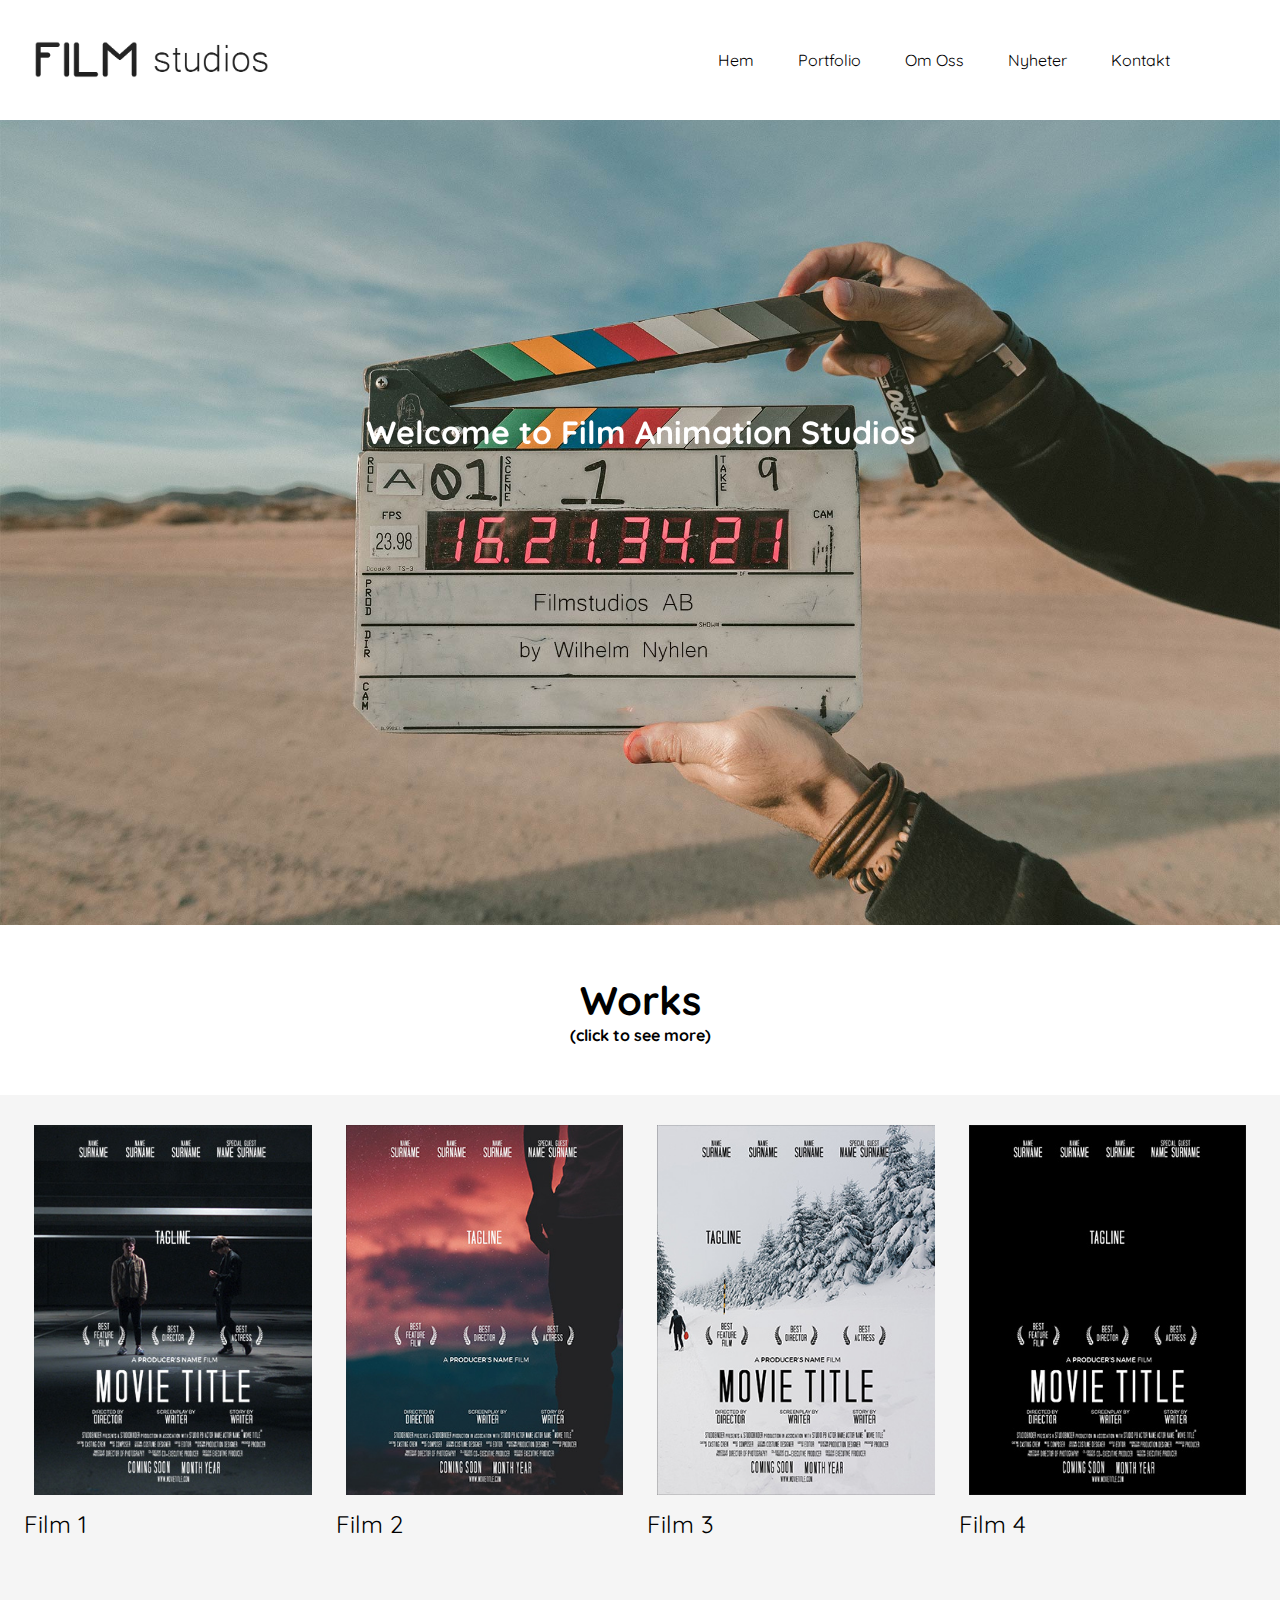
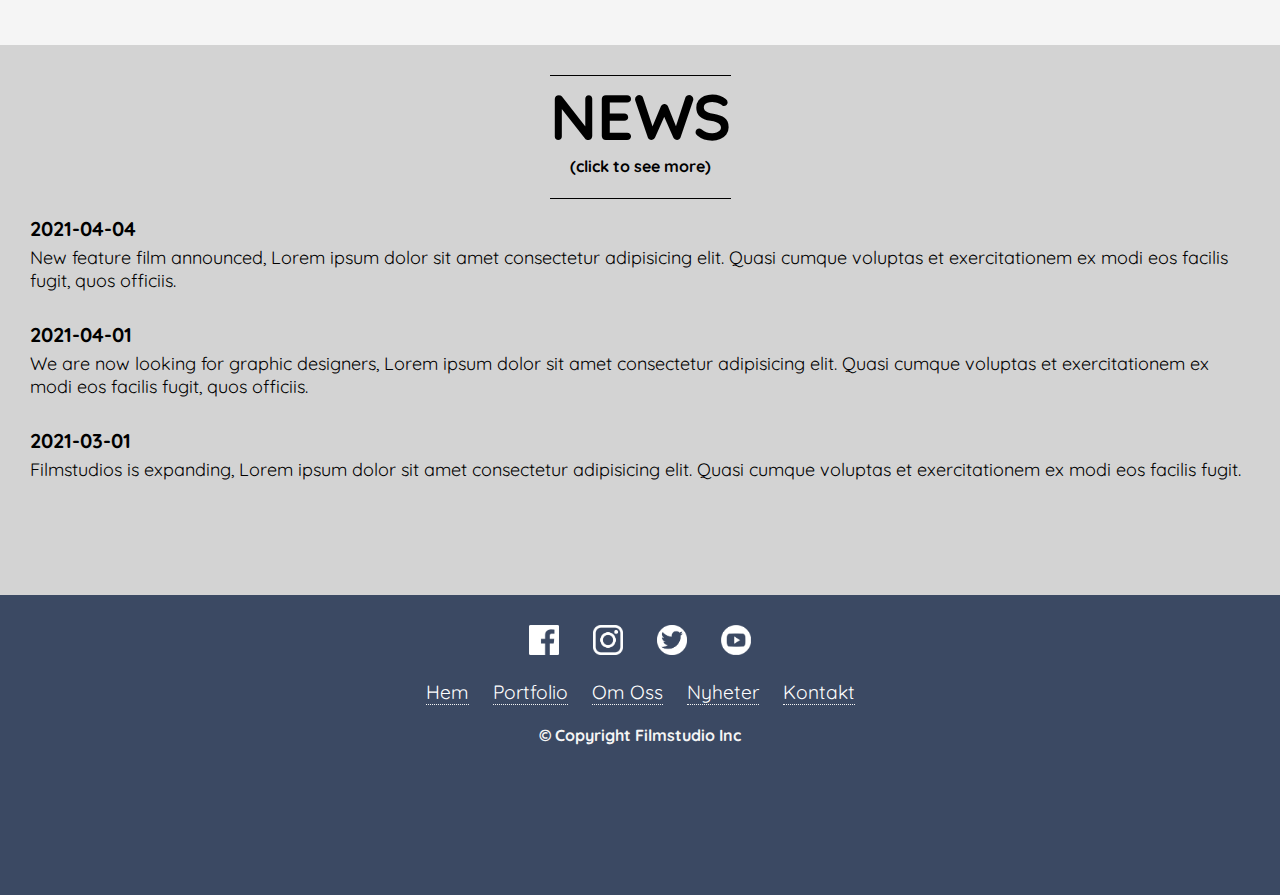
<file: index.html>
<!DOCTYPE html>
<html lang="en">
<head>
    <meta charset="UTF-8">
    <meta name="viewport" content="width=device-width, initial-scale=1.0">
    <link rel="preload" as="image" href="img/welcome3.jpg"/> 
    <link rel="preconnect" href="https://fonts.gstatic.com">
    <link href="https://fonts.googleapis.com/css2?family=Quicksand:wght@300;400&display=swap" rel="stylesheet">
    <link rel="stylesheet" href="css/style.css"/>
    <link href="https://fonts.googleapis.com/icon?family=Material+Icons" rel="stylesheet">
    <title>Filmstudios</title>
</head>
<body>

    <nav class="side-nav">
        <ul class="sidenav_links">
            <li><div><a href="index.html">Hem</a></div></li>
            <li><div><a href="portfolio.html">Portfolio</a></div></li>
            <li><div><a href="about.html">Om oss</a></div></li>
            <li><div><a href="news.html">Nyheter</a></div></li>
            <li><div><a href="contact.html">Kontakt</a></div></li>
        </ul>
    </nav>

    <div class="fade-layer"></div>


    <div id="Homecontainer">

        <header class="mainheader">
            
            <div class="logo-container">
                <a href="index.html"><img src="img/studiologga.png" alt="studiologga" class="logo"></a>
            </div>

            <nav class="wide-nav">
                <ul>
                    <li><a href="index.html">Hem</a></li>
                    <li><a href="portfolio.html">Portfolio</a></li>
                    <li><a href="about.html">Om Oss</a></li>
                    <li><a href="news.html">Nyheter</a></li>
                    <li><a href="contact.html">Kontakt</a></li>
                </ul>
            </nav>
            <div class="menu-button">
                <i class="material-icons">menu</i>
            </div>
        </header>
        <section id="welcome">
            <h1 id="welcometext">Welcome to Film Animation Studios </h1>
        </section>
        <div id="workstitle">
            <h1><a href="portfolio.html">Works</a></h1>
            <h2>(click to see more)</h2>
        </div>
        
        <section id="worksdisplay">
            <figure class="exworksdisplay">
                <a href="index.html"><img src="img/exwork1.jpg" alt="ex film 1"></a>
                <figcaption class="displayworkscaption">Film 1</figcaption>
            </figure>
        
            <figure class="exworksdisplay">
                <a href="index.html"><img src="img/exwork2.jpg" alt="ex film 2"></a>
                <figcaption class="displayworkscaption">Film 2</figcaption>
            </figure>
        
            <figure class="exworksdisplay">
                <a href="index.html"><img src="img/exwork3.jpg" alt="ex film 3"></a>
                <figcaption class="displayworkscaption">Film 3</figcaption>
            </figure>
        
            <figure class="exworksdisplay">
                <a href="index.html"><img src="img/exwork4.jpg" alt="ex film 4"></a>
                <figcaption class="displayworkscaption">Film 4</figcaption>
            </figure>  
        </section>
        <div id="newsdisplay">
            
            <div id="newsdisplaycontainer">
                <h1><a href="news.html">NEWS</a></h1>
                <h2>(click to see more)</h2>
            </div>

            <ol>
                <li>
                    <p class="newstitle">2021-04-04</p>
                    <p class="newssection">New feature film announced, Lorem ipsum dolor sit amet consectetur adipisicing elit. Quasi cumque voluptas et exercitationem ex modi eos facilis fugit, quos officiis.
                </li>
                <li>
                    <p class="newstitle">2021-04-01</p>
                    <p class="newssection">We are now looking for graphic designers, Lorem ipsum dolor sit amet consectetur adipisicing elit. Quasi cumque voluptas et exercitationem ex modi eos facilis fugit, quos officiis.
                </li>
                <li>
                    <p class="newstitle">2021-03-01</p>
                    <p class="newssection">Filmstudios is expanding, Lorem ipsum dolor sit amet consectetur adipisicing elit. Quasi cumque voluptas et exercitationem ex modi eos facilis fugit.
                </li>


            </ol>

        </div>
        <footer class="mainfooter">
            <div class="innerfooter">
                
                <ul class="socialmedia">
                    <li><a href="img/dwaynewide2.jpg"><img src="img/fbicon.png" alt="facebook logga"></a></li>
                    <li><a href="img/dwaynewide2.jpg"><img src="img/insticon.png" alt="instagram logga" ></a></li>
                    <li><a href="img/dwaynewide2.jpg"><img src="img/twicon.png" alt="twitter logga" ></a></li>
                    <li><a href="img/dwaynewide2.jpg"><img src="img/yticon.png" alt="youtube logga"></a></li>
                </ul>
                
                <ul class="footernav">
                    <li><a href="index.html">Hem</a></li>
                    <li><a href="portfolio.html">Portfolio</a></li>
                    <li><a href="about.html">Om Oss</a></li>
                    <li><a href="news.html">Nyheter</a></li>
                    <li><a href="contact.html">Kontakt</a></li>
                </ul>
                <h3> © Copyright Filmstudio Inc</h3>
            </div>
            
        </footer>
    </div>
    
    <script src="js/main.js"></script> 
</body>
</html>
</file>
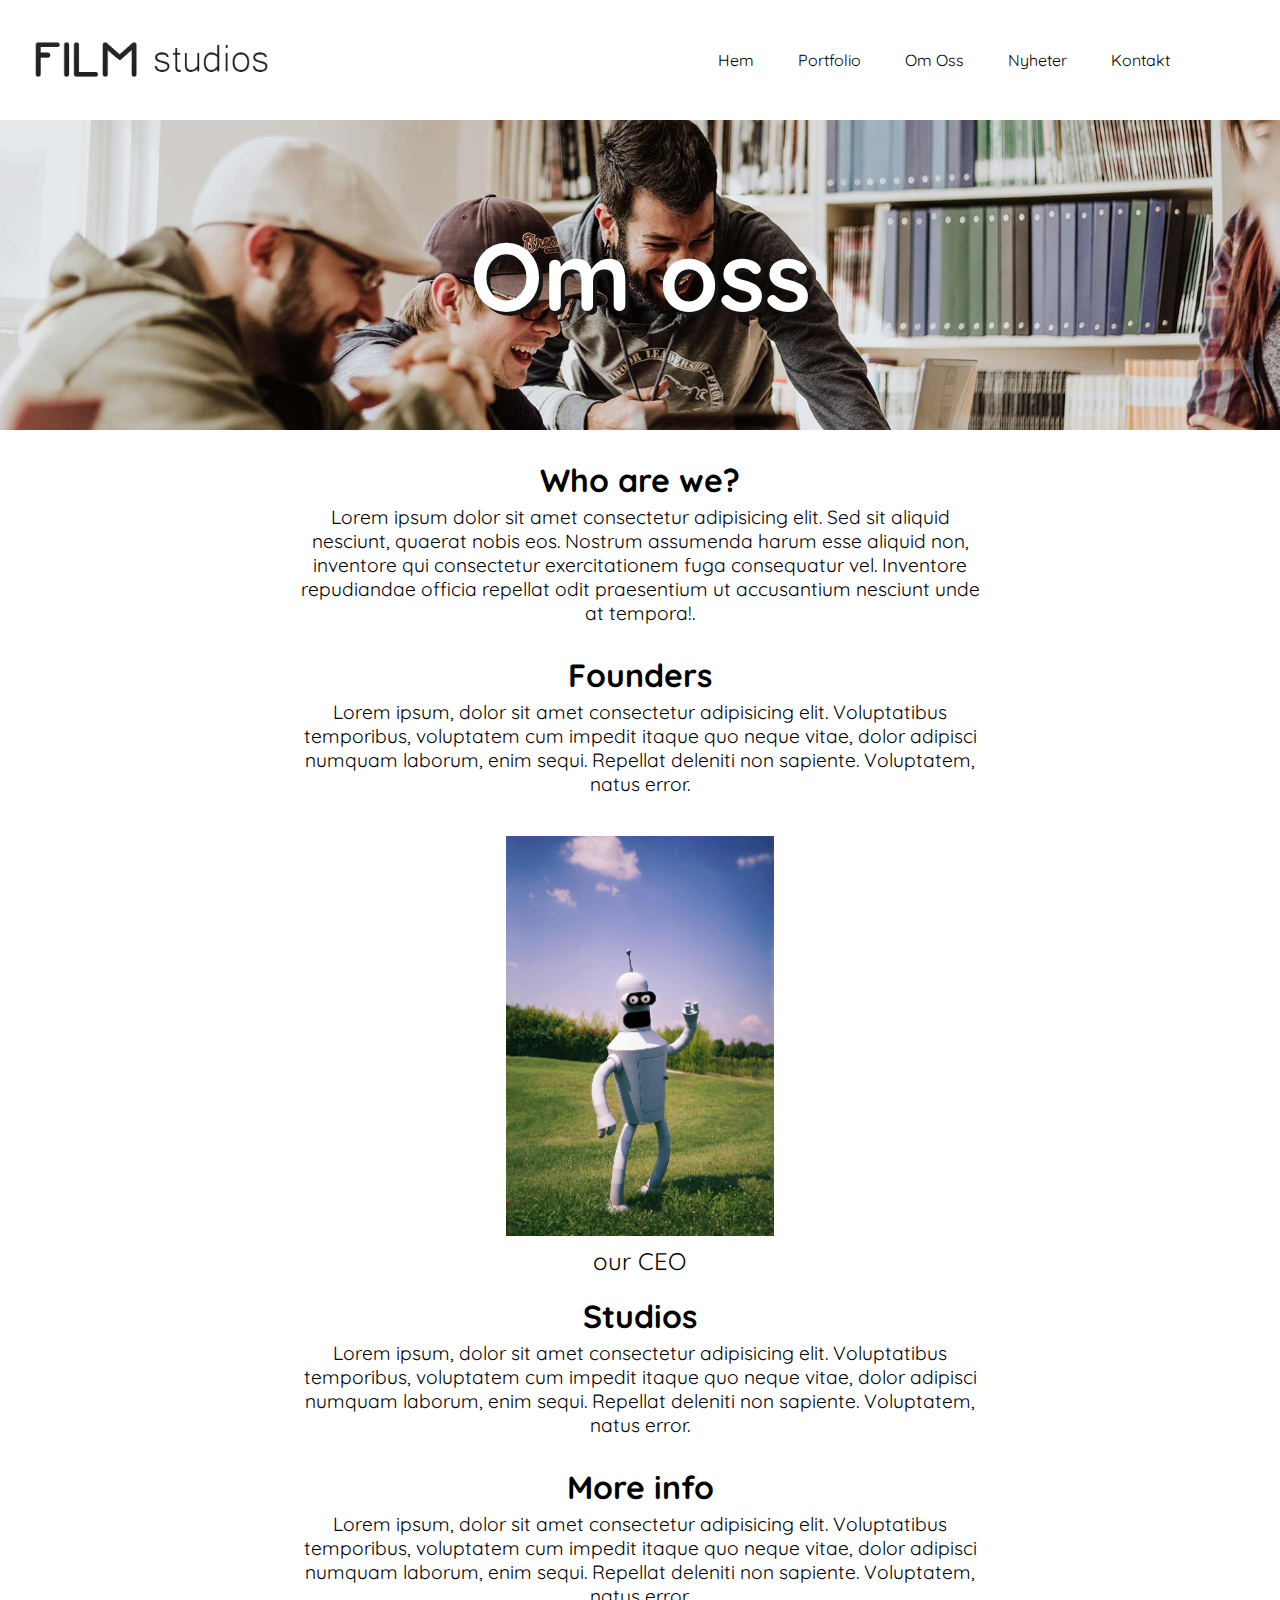
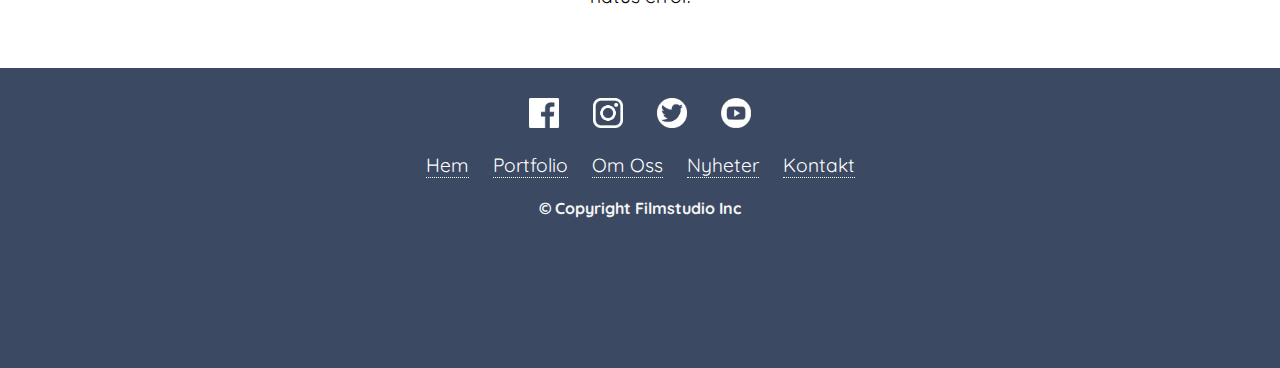
<file: about.html>
<!DOCTYPE html>
<html lang="en">
<head>
    <meta charset="UTF-8">
    <meta name="viewport" content="width=device-width, initial-scale=1.0">
    <link rel="preconnect" href="https://fonts.gstatic.com">
    <link href="https://fonts.googleapis.com/css2?family=Quicksand:wght@300;400&display=swap" rel="stylesheet">
    <link rel="stylesheet" href="css/style.css"/>
    <link href="https://fonts.googleapis.com/icon?family=Material+Icons" rel="stylesheet">
    <!-- <link rel="shortcut icon" type="image/x-icon" href=""> -->
    <title>Filmstudios</title>
</head>
<body>

    <nav class="side-nav">
        <ul class="sidenav_links">
            <li><div><a href="index.html">Hem</a></div></li>
            <li><div><a href="portfolio.html">Portfolio</a></div></li>
            <li><div><a href="about.html">Om oss</a></div></li>
            <li><div><a href="news.html">Nyheter</a></div></li>
            <li><div><a href="contact.html">Kontakt</a></div></li>
        </ul>
    </nav>

    <div class="fade-layer"></div>

    <div id="Aboutcontainer">

        <header class="mainheader">
            
            <div class="logo-container">
                <a href="index.html"><img src="img/studiologga.png" alt="studiologga" class="logo"></a>
            </div>

            <nav class="wide-nav">
                <ul>
                    <li><a href="index.html">Hem</a></li>
                    <li><a href="portfolio.html">Portfolio</a></li>
                    <li><a href="about.html">Om Oss</a></li>
                    <li><a href="news.html">Nyheter</a></li>
                    <li><a href="contact.html">Kontakt</a></li>
                </ul>
            </nav>
            <div class="menu-button">
                <i class="material-icons">menu</i>
            </div>
        </header>
        <section id="aboutwelcome">
            <h1>Om oss</h1>
        </section>
        <section id="about">
            
            <h1>Who are we?</h1>
            <p>Lorem ipsum dolor sit amet consectetur adipisicing elit. Sed sit aliquid nesciunt, quaerat nobis eos. Nostrum assumenda harum esse aliquid non, 
                inventore qui consectetur exercitationem fuga consequatur vel. Inventore repudiandae officia repellat odit praesentium ut accusantium nesciunt unde at tempora!.</p>
            
            <h1>Founders</h1>
            <p>Lorem ipsum, dolor sit amet consectetur adipisicing elit. Voluptatibus temporibus, voluptatem cum impedit itaque quo neque vitae, 
                dolor adipisci numquam laborum, enim sequi. Repellat deleniti non sapiente. Voluptatem, natus error.</p>

            <figure class="exworks">
                <img src="img/customimagecompr.jpg" alt="en bild på en robot" id="customimage">
                <figcaption>our CEO</figcaption>
            </figure>  

            <h1>Studios</h1>
            <p>Lorem ipsum, dolor sit amet consectetur adipisicing elit. Voluptatibus temporibus, voluptatem cum impedit itaque quo neque vitae, 
                dolor adipisci numquam laborum, enim sequi. Repellat deleniti non sapiente. Voluptatem, natus error.</p>

            <h1>More info</h1>
            <p>Lorem ipsum, dolor sit amet consectetur adipisicing elit. Voluptatibus temporibus, voluptatem cum impedit itaque quo neque vitae, 
                    dolor adipisci numquam laborum, enim sequi. Repellat deleniti non sapiente. Voluptatem, natus error.</p>
    
        
        </section>
        
        <footer class="mainfooter">
            <div class="innerfooter">
                
                <ul class="socialmedia">
                    <li><a href="img/dwaynewide2.jpg"><img src="img/fbicon.png" alt="facebook logga"></a></li>
                    <li><a href="img/dwaynewide2.jpg"><img src="img/insticon.png" alt="instagram logga" ></a></li>
                    <li><a href="img/dwaynewide2.jpg"><img src="img/twicon.png" alt="twitter logga" ></a></li>
                    <li><a href="img/dwaynewide2.jpg"><img src="img/yticon.png" alt="youtube logga"></a></li>
                </ul>
                
                <ul class="footernav">
                    <li><a href="index.html">Hem</a></li>
                    <li><a href="portfolio.html">Portfolio</a></li>
                    <li><a href="about.html">Om Oss</a></li>
                    <li><a href="news.html">Nyheter</a></li>
                    <li><a href="contact.html">Kontakt</a></li>
                </ul>
                <h3> © Copyright Filmstudio Inc</h3>
            </div>
            
        </footer>

    </div>

<script src="js/main.js"></script> 
</body>
</html>
</file>
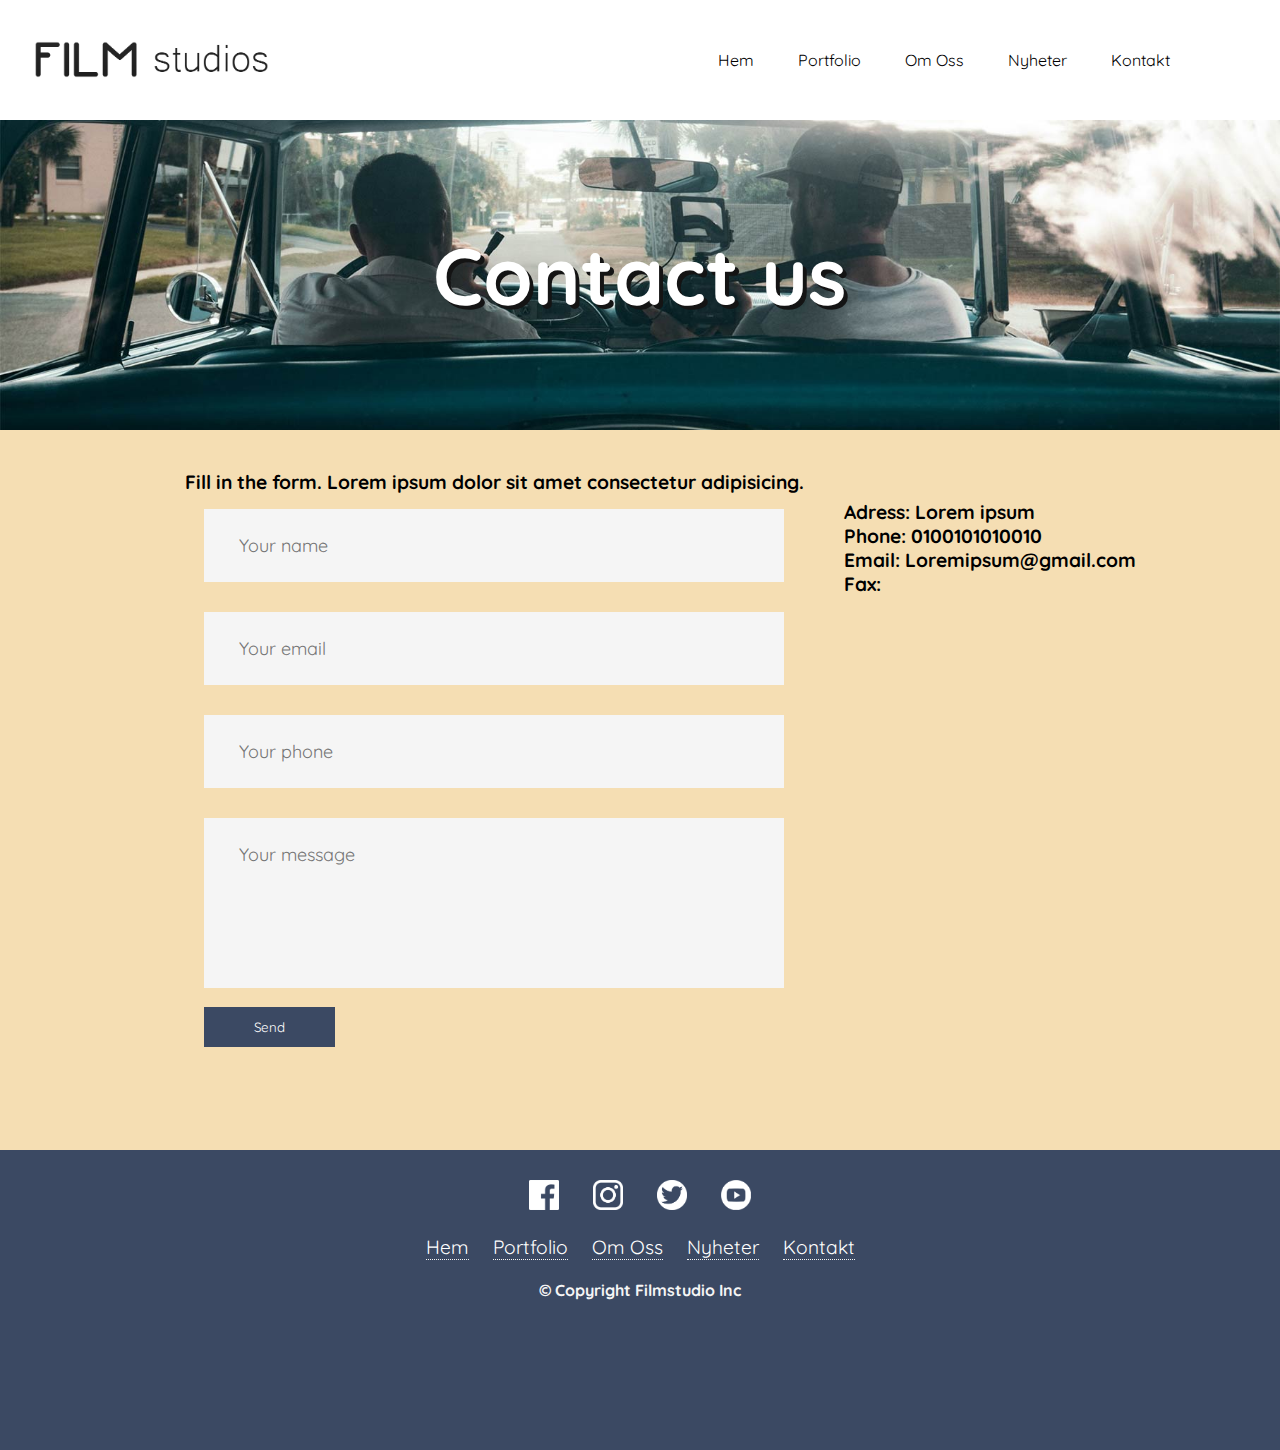
<file: contact.html>
<!DOCTYPE html>
<html lang="en">
<head>
    <meta charset="UTF-8">
    <meta name="viewport" content="width=device-width, initial-scale=1.0">
    <link rel="preconnect" href="https://fonts.gstatic.com">
    <link href="https://fonts.googleapis.com/css2?family=Quicksand:wght@300;400&display=swap" rel="stylesheet">
    <link rel="stylesheet" href="css/style.css"/>
    <link href="https://fonts.googleapis.com/icon?family=Material+Icons" rel="stylesheet">
    <!-- <link rel="shortcut icon" type="image/x-icon" href=""> -->
    <title>Filmstudios</title>
</head>
<body>

    <nav class="side-nav">
        <ul class="sidenav_links">
            <li><div><a href="index.html">Hem</a></div></li>
            <li><div><a href="portfolio.html">Portfolio</a></div></li>
            <li><div><a href="about.html">Om oss</a></div></li>
            <li><div><a href="news.html">Nyheter</a></div></li>
            <li><div><a href="contact.html">Kontakt</a></div></li>
        </ul>
    </nav>

    <div class="fade-layer"></div>

    <div id="Contactcontainer">

        <header class="mainheader">
            
            <div class="logo-container">
                <a href="index.html"><img src="img/studiologga.png" alt="studiologga" class="logo"></a>
            </div>

            <nav class="wide-nav">
                <ul>
                    <li><a href="index.html">Hem</a></li>
                    <li><a href="portfolio.html">Portfolio</a></li>
                    <li><a href="about.html">Om Oss</a></li>
                    <li><a href="news.html">Nyheter</a></li>
                    <li><a href="contact.html">Kontakt</a></li>
                </ul>
            </nav>
            <div class="menu-button">
                <i class="material-icons">menu</i>
            </div>
        </header>

        <div id="contact-title">
            <h1>Contact us</h1>
        </div>

        <section id="contact">

            <div id="contact-us-form">
                <p class="contactinfo"> Fill in the form. Lorem ipsum dolor sit amet consectetur adipisicing.</p>
                <form class="contact-form">
                    <input type="text" class="contact-form-text" placeholder="Your name">
                    <input type="email" class="contact-form-text" placeholder="Your email">
                    <input type="email" class="contact-form-text" placeholder="Your phone">
                    <textarea class="contact-form-text" placeholder="Your message"></textarea>
                    <input type="submit" value="Send" class="contact-form-btn">
                </form>
            </div>

            <div id="morecontactinfo">
                <p>Adress: Lorem ipsum</p>
                <p>Phone: 0100101010010</p>
                <p>Email: Loremipsum@gmail.com</p>

                <p>Fax:</p>
            </div>
        </section>

        <footer class="mainfooter">
            <div class="innerfooter">
                
                <ul class="socialmedia">
                    <li><a href="img/dwaynewide2.jpg"><img src="img/fbicon.png" alt="facebook logga"></a></li>
                    <li><a href="img/dwaynewide2.jpg"><img src="img/insticon.png" alt="instagram logga" ></a></li>
                    <li><a href="img/dwaynewide2.jpg"><img src="img/twicon.png" alt="twitter logga" ></a></li>
                    <li><a href="img/dwaynewide2.jpg"><img src="img/yticon.png" alt="youtube logga"></a></li>
                </ul>
                
                <ul class="footernav">
                    <li><a href="index.html">Hem</a></li>
                    <li><a href="portfolio.html">Portfolio</a></li>
                    <li><a href="about.html">Om Oss</a></li>
                    <li><a href="news.html">Nyheter</a></li>
                    <li><a href="contact.html">Kontakt</a></li>
                </ul>
                <h3> © Copyright Filmstudio Inc</h3>
            </div>
            
        </footer>
    </div>


    

<script src="js/main.js"></script> 
</body>
</html>
</file>
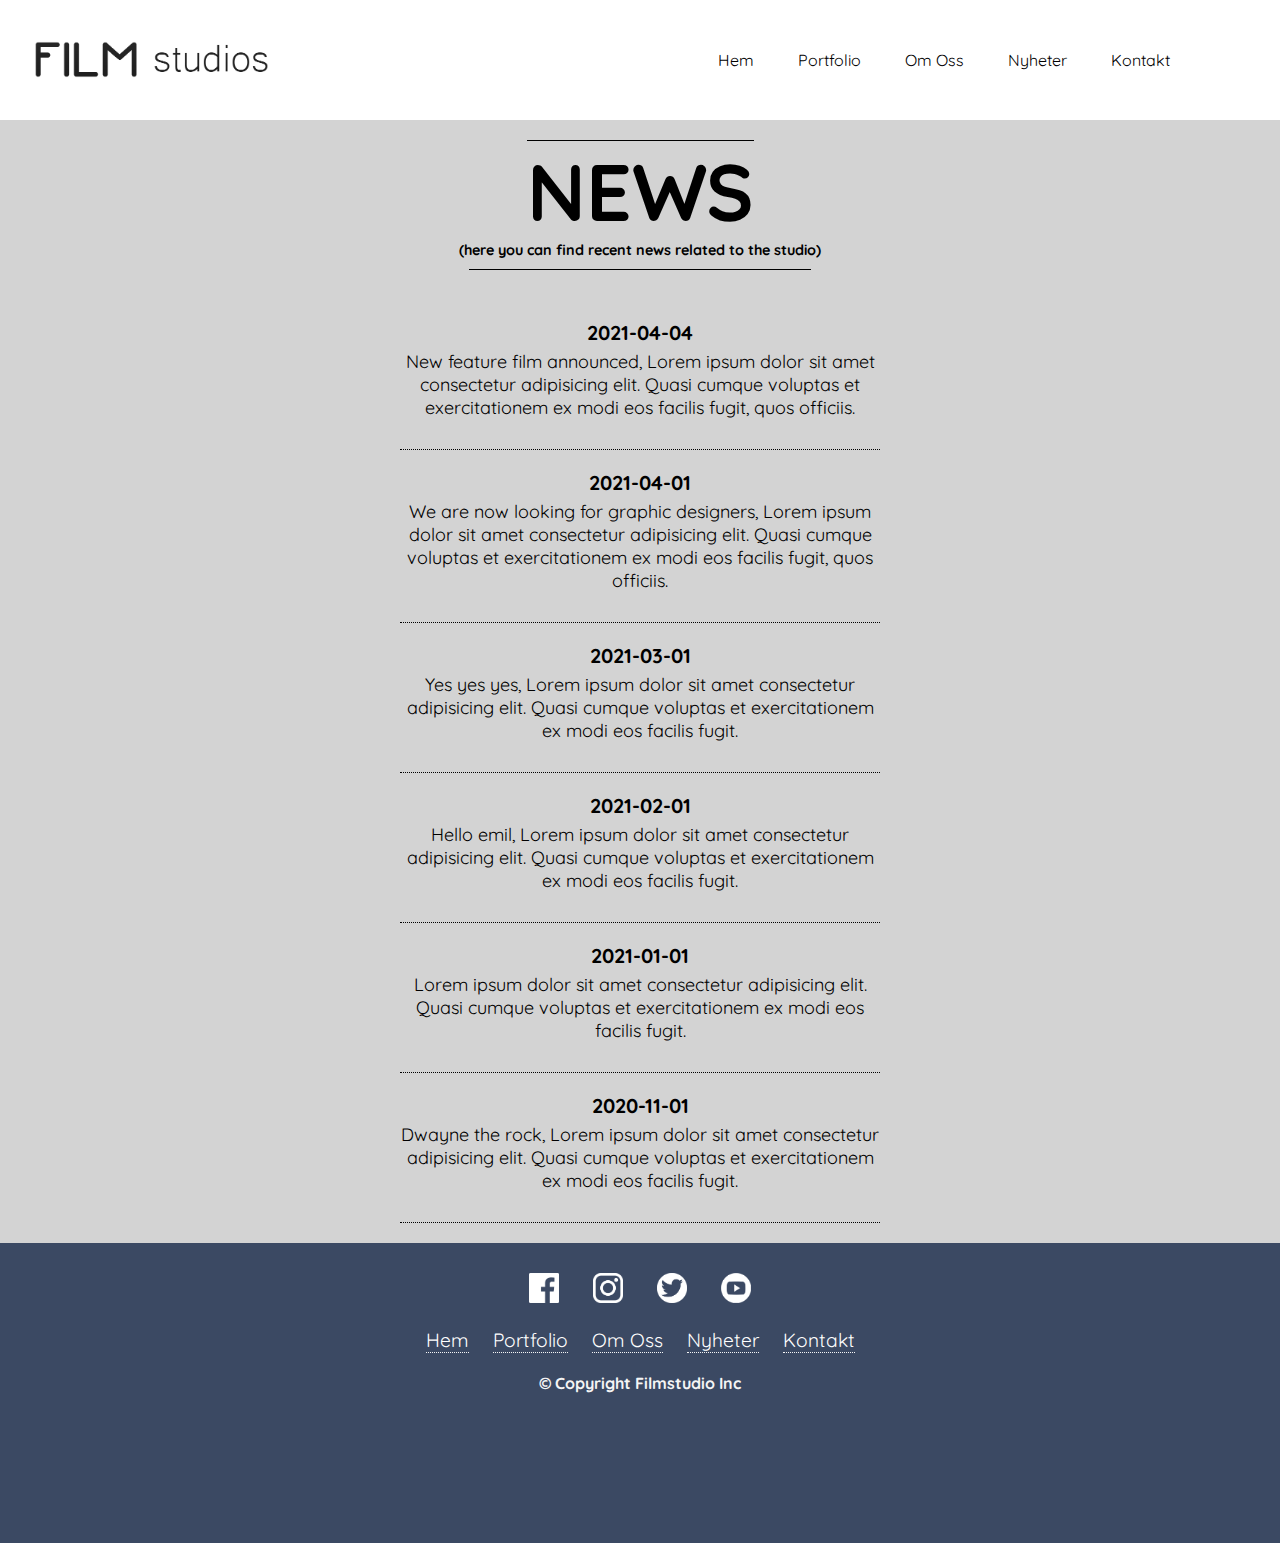
<file: news.html>
<!DOCTYPE html>
<html lang="en">
<head>
    <meta charset="UTF-8">
    <meta name="viewport" content="width=device-width, initial-scale=1.0">
    <link rel="preconnect" href="https://fonts.gstatic.com">
    <link href="https://fonts.googleapis.com/css2?family=Quicksand:wght@300;400&display=swap" rel="stylesheet">
    <link rel="stylesheet" href="css/style.css"/>
    <link href="https://fonts.googleapis.com/icon?family=Material+Icons" rel="stylesheet">
    <!-- <link rel="shortcut icon" type="image/x-icon" href=""> -->
    <title>Filmstudios</title>
</head>
<body>
    <nav class="side-nav">
        <ul class="sidenav_links">
            <li><div><a href="index.html">Hem</a></div></li>
            <li><div><a href="portfolio.html">Portfolio</a></div></li>
            <li><div><a href="about.html">Om oss</a></div></li>
            <li><div><a href="news.html">Nyheter</a></div></li>
            <li><div><a href="contact.html">Kontakt</a></div></li>
        </ul>
    </nav>

    <div class="fade-layer"></div>


    <div id="Newscontainer">

        <header class="mainheader">
            
            <div class="logo-container">
                <a href="index.html"><img src="img/studiologga.png" alt="studiologga" class="logo"></a>
            </div>

            <nav class="wide-nav">
                <ul>
                    <li><a href="index.html">Hem</a></li>
                    <li><a href="portfolio.html">Portfolio</a></li>
                    <li><a href="about.html">Om Oss</a></li>
                    <li><a href="news.html">Nyheter</a></li>
                    <li><a href="contact.html">Kontakt</a></li>
                </ul>
            </nav>
            <div class="menu-button">
                <i class="material-icons">menu</i>
            </div>
        </header>
        <section id="newswelcome">
            <div id="news">
            
                <div id="newstitlecontainer">
                    <h1><a href="news.html">NEWS</a></h1>
                    <h2>(here you can find recent news related to the studio) </h2>
                </div>
    
                <ol>
                    <li>
                        <p class="newstitle">2021-04-04</p>
                        <p class="newssection">New feature film announced, Lorem ipsum dolor sit amet consectetur adipisicing elit. Quasi cumque voluptas et exercitationem ex modi eos facilis fugit, quos officiis.
                    </li>
                    <li>
                        <p class="newstitle">2021-04-01</p>
                        <p class="newssection">We are now looking for graphic designers, Lorem ipsum dolor sit amet consectetur adipisicing elit. Quasi cumque voluptas et exercitationem ex modi eos facilis fugit, quos officiis.
                    </li>
                    <li>
                        <p class="newstitle">2021-03-01</p>
                        <p class="newssection">Yes yes yes, Lorem ipsum dolor sit amet consectetur adipisicing elit. Quasi cumque voluptas et exercitationem ex modi eos facilis fugit.
                    </li>
                    <li>
                        <p class="newstitle">2021-02-01</p>
                        <p class="newssection">Hello emil, Lorem ipsum dolor sit amet consectetur adipisicing elit. Quasi cumque voluptas et exercitationem ex modi eos facilis fugit.
                    </li>
                    <li>
                        <p class="newstitle">2021-01-01</p>
                        <p class="newssection">Lorem ipsum dolor sit amet consectetur adipisicing elit. Quasi cumque voluptas et exercitationem ex modi eos facilis fugit.
                    </li>
                    <li>
                        <p class="newstitle">2020-11-01</p>
                        <p class="newssection">Dwayne the rock, Lorem ipsum dolor sit amet consectetur adipisicing elit. Quasi cumque voluptas et exercitationem ex modi eos facilis fugit.
                    </li>
                </ol>
    
            </div>
        </section>

        <footer class="mainfooter">
            <div class="innerfooter">
                
                <ul class="socialmedia">
                    <li><a href="img/dwaynewide2.jpg"><img src="img/fbicon.png" alt="facebook logga"></a></li>
                    <li><a href="img/dwaynewide2.jpg"><img src="img/insticon.png" alt="instagram logga" ></a></li>
                    <li><a href="img/dwaynewide2.jpg"><img src="img/twicon.png" alt="twitter logga" ></a></li>
                    <li><a href="img/dwaynewide2.jpg"><img src="img/yticon.png" alt="youtube logga"></a></li>
                </ul>
                
                <ul class="footernav">
                    <li><a href="index.html">Hem</a></li>
                    <li><a href="portfolio.html">Portfolio</a></li>
                    <li><a href="about.html">Om Oss</a></li>
                    <li><a href="news.html">Nyheter</a></li>
                    <li><a href="contact.html">Kontakt</a></li>
                </ul>
                <h3> © Copyright Filmstudio Inc</h3>
            </div>
            
        </footer>
    
    </div>

    <script src="js/main.js"></script> 

</body>
</file>
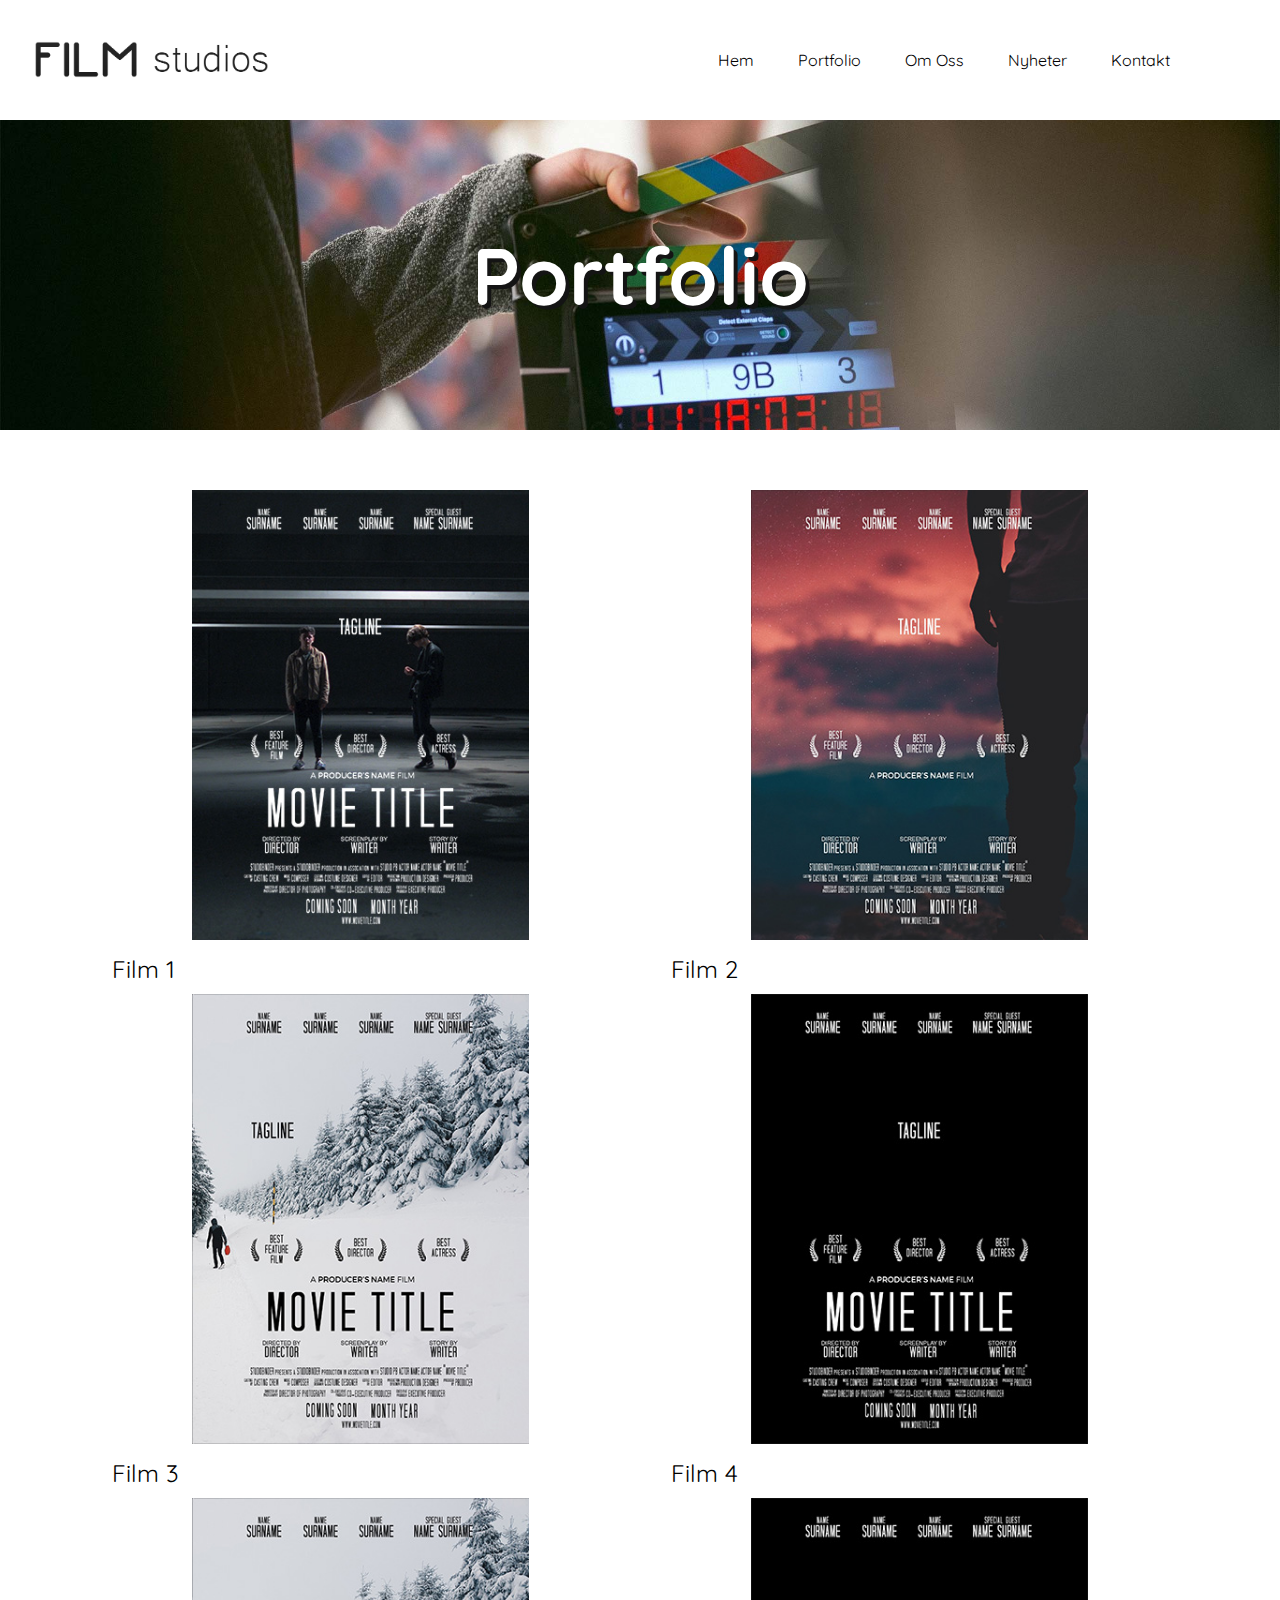
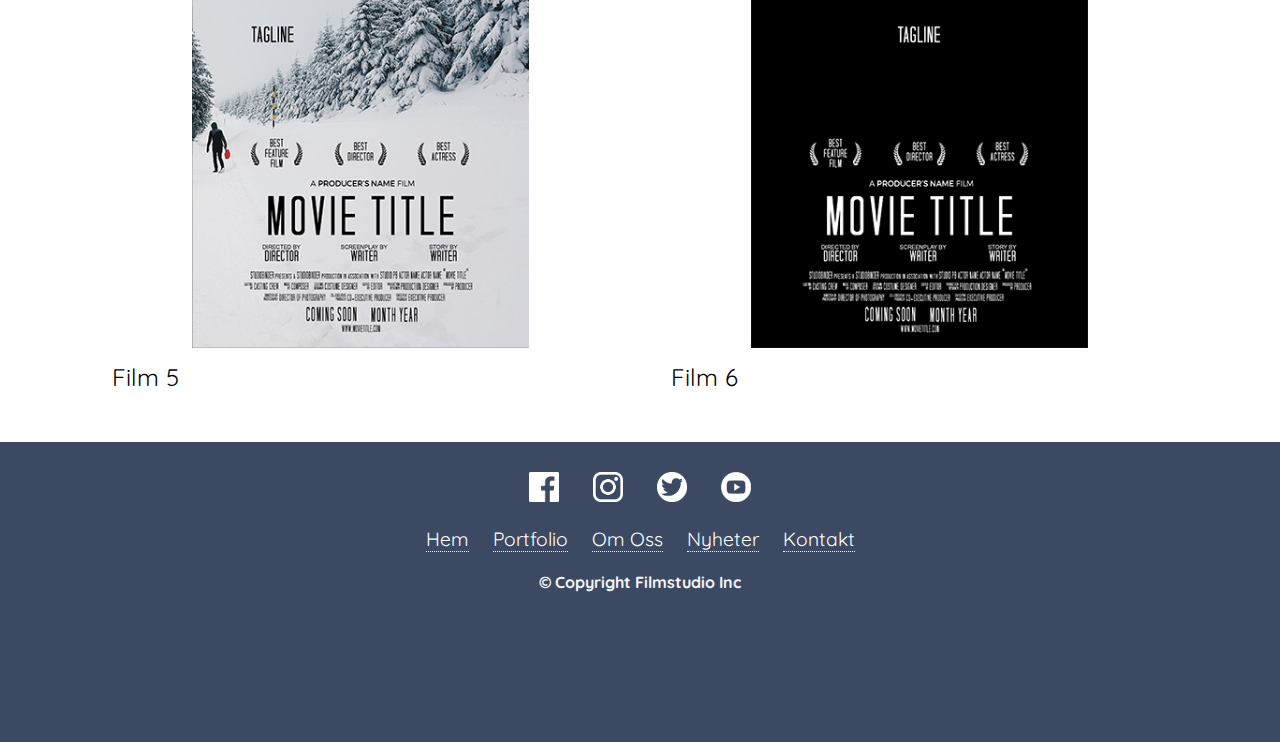
<file: portfolio.html>
<!DOCTYPE html>
<html lang="en">
<head>
    <meta charset="UTF-8">
    <meta name="viewport" content="width=device-width, initial-scale=1.0">
    <link rel="preconnect" href="https://fonts.gstatic.com">
    <link href="https://fonts.googleapis.com/css2?family=Quicksand:wght@300;400&display=swap" rel="stylesheet">
    <link rel="stylesheet" href="css/style.css"/>
    <link href="https://fonts.googleapis.com/icon?family=Material+Icons" rel="stylesheet">
    <!-- <link rel="shortcut icon" type="image/x-icon" href=""> -->
    <title>Filmstudios</title>
</head>
<body>

    <nav class="side-nav">
        <ul class="sidenav_links">
            <li><div><a href="index.html">Hem</a></div></li>
            <li><div><a href="portfolio.html">Portfolio</a></div></li>
            <li><div><a href="about.html">Om oss</a></div></li>
            <li><div><a href="news.html">Nyheter</a></div></li>
            <li><div><a href="contact.html">Kontakt</a></div></li>
        </ul>
    </nav>

    <div class="fade-layer"></div>

    <div id="Portfoliocontainer">

        <header class="mainheader">
            
            <div class="logo-container">
                <a href="index.html"><img src="img/studiologga.png" alt="studiologga" class="logo"></a>
            </div>

            <nav class="wide-nav">
                <ul>
                    <li><a href="index.html">Hem</a></li>
                    <li><a href="portfolio.html">Portfolio</a></li>
                    <li><a href="about.html">Om Oss</a></li>
                    <li><a href="news.html">Nyheter</a></li>
                    <li><a href="contact.html">Kontakt</a></li>
                </ul>
            </nav>
            <div class="menu-button">
                <i class="material-icons">menu</i>
            </div>
        </header>
        <div id="portfoliotitle">
            <h1>Portfolio</h1>
        </div>
        <section id="portfolio">
            <figure class="exworks">
                <a href="index.html"><img src="img/exwork1.jpg" alt="ex film 1"></a>
                <figcaption>Film 1</figcaption>
            </figure>
        
            <figure class="exworks">
                <a href="index.html"><img src="img/exwork2.jpg" alt="ex film 2"></a>
                <figcaption>Film 2</figcaption>
            </figure>
        
            <figure class="exworks">
                <a href="index.html"><img src="img/exwork3.jpg" alt="ex film 3"></a>
                <figcaption>Film 3</figcaption>
            </figure>
        
            <figure class="exworks">
                <a href="index.html"><img src="img/exwork4.jpg" alt="ex film 4"></a>
                <figcaption>Film 4</figcaption>
            </figure>
            <figure class="exworks">
                <a href="index.html"><img src="img/exwork3.jpg" alt="ex film 5"></a>
                <figcaption>Film 5</figcaption>
            </figure>
        
            <figure class="exworks">
                <a href="index.html"><img src="img/exwork4.jpg" alt="ex film 6"></a>
                <figcaption>Film 6</figcaption>
            </figure>
        </section>

        <footer class="mainfooter">
            <div class="innerfooter">
                
                <ul class="socialmedia">
                    <li><a href="img/dwaynewide2.jpg"><img src="img/fbicon.png" alt="facebook logga"></a></li>
                    <li><a href="img/dwaynewide2.jpg"><img src="img/insticon.png" alt="instagram logga" ></a></li>
                    <li><a href="img/dwaynewide2.jpg"><img src="img/twicon.png" alt="twitter logga" ></a></li>
                    <li><a href="img/dwaynewide2.jpg"><img src="img/yticon.png" alt="youtube logga"></a></li>
                </ul>
                
                <ul class="footernav">
                    <li><a href="index.html">Hem</a></li>
                    <li><a href="portfolio.html">Portfolio</a></li>
                    <li><a href="about.html">Om Oss</a></li>
                    <li><a href="news.html">Nyheter</a></li>
                    <li><a href="contact.html">Kontakt</a></li>
                </ul>
                <h3> © Copyright Filmstudio Inc</h3>
            </div>
            
        </footer>
    </div>

    
    

<script src="js/main.js"></script> 
</body>
</html>
</file>
<file: css/style.css>
* {
    box-sizing: border-box;
    margin: 0;
    padding: 0;
    font-family: 'Quicksand', sans-serif, coolvetica ,Arial, Helvetica, sans-serif;
    /* overflow: hidden; */
}

body {
    overflow-x: hidden;
}

#Homecontainer {
    
    display: grid;
    height: 310vh;
    width: 100vw;

    grid-template-rows: 70px 95vh 170px auto auto 300px;
    grid-template-areas: 
    '. .'
    's1 s1'
    'w1 w1'
    's2 s2'
    'n1 n1'
    'fo fo'
    ;
    
    
    background-color: white;
}


.mainheader {
    position: fixed;
    height: 120px;
    width: 100vw;
    background-color: white;
    display: flex;
    flex-direction: row;
    justify-content: space-between;
    align-items: center;
    padding-right: 20px;

}

.logo-container img {
    height: 50px;
    width: auto;
}

/* Kod som hanterar header naven */


.wide-nav {
    padding: 0px 70px;
}

.wide-nav ul li {
    display: inline-block;
    padding: 0px 20px;
}

.wide-nav ul li:hover{
    text-decoration: underline;
}

.wide-nav a {
    text-decoration: none;
}

.side-nav.show {
    left: 0;
}

.fade-layer.visible{
    display: block;
}

.side-nav{
    height: 100vh;
    width: 80vw;
    background: white;
    position: fixed;
    top: 0;
    left: -90vw;
    box-shadow: 10px 0px 21px -10px rgba(0,0,0,0.75);
    transition: left 0.3s;
    z-index: 10;
}

.side-nav a {
    font-size: 20px;
}

.side-nav ul {
    text-align: center;
}


a {
    text-decoration: none;
    color: black;
}

.sidenav_links li{
    opacity: 0;
}

.sidenav_links div {
    padding: 30px 0 30px 0;
    background-color: white;
    border-bottom: 1px solid;
}
   

.fade-layer{
    position: fixed;
    top: 0;
    left: 0;
    right: 0;
    bottom: 0;
    background-color: rgba(0,0,0,0.5);
    display: none;
    z-index: 5;
}




/* Följande kod hanterar home-sidan */


#welcome {
    grid-area: s1;
    background-color: lightblue;
    background-image: url('../img/welcome3.jpg');
    background-size: cover;
    background-position: center;
}

#welcometext {
    position: relative;
    text-align: center;
    top: 40%;
    color: white;
   
}

#worksdisplay {
    grid-area: s2;
    display: flex;
    justify-content: space-evenly;
    flex-wrap: wrap;
    background-color: whitesmoke;
    padding: 20px 10px 20px 10px;
}

#workstitle {
    grid-area: w1;
    display: flex;
    flex-direction: column;
    justify-content: center;
    align-items: center; 
    background-color: white;
}

#workstitle h1 {
    font-size: 2.5rem;
    font-family: coolvetica;
}


#workstitle h2 {
    font-size: 1rem;
}


.exworksdisplay img {
    height: auto;
    margin: 10px;
    width: 120px;
}


#newsdisplay header {
    background-color: white;
    border-bottom: 1px solid;
    border-top: 1px solid;
    height: 25%;
}


#newsdisplay {
    grid-area: n1;
    background-color: lightgray;
    display: flex;
    /* justify-content: center; */
    align-items: center;
    flex-direction: column;
    flex-wrap: wrap; 
    padding: 30px 30px 10px 30px;
    

}

#newsdisplay h1 {
    font-size: 2.5rem;
    text-align: center;
}

#newsdisplay h2 {
    font-size: 1rem;
    text-align: center;
}

ol {
    list-style: none;
    display: block;
}

.newstitle {
    font-size: 1rem;
    font-weight: 1000;
}

.newssection {
    font-size: 0.9rem;
}

#newsdisplaycontainer {
    padding-bottom: 22px;
    border-bottom: 1px solid black;
    border-top: 1px solid black;
}

#newsdisplay ol li {
    margin: 17px 0;
}


/* Följande kod hanterar footern */


.mainfooter {
    height: 300px;
    grid-area: fo;
    background-color: rgb(59, 73, 99);
    display: flex;
    justify-content: center;
    padding: 30px;
}

.footernav {
    text-align: center;
    margin: 20px 0;
}

.footernav li {
    border-bottom: 1px dotted whitesmoke;
}

.footernav li a {
    color:rgb(255, 255, 255)
}


.socialmedia img{
    width: 30px;
    height: auto;
    margin: 0 5px;
    align-self: flex-end;
}

.innerfooter {
    display:flex;
    flex-direction: column;
    align-items: center;
    
}

.innerfooter h3 {
    font-size: 1rem;
    color: whitesmoke;
}

.innerfooter ul li {
    display: inline-block;
    font-size: 1.2rem;
    margin: 0 10px;
    text-align: center;
}



/* Följande kod hanterar news sidan */

#Newscontainer {
    
    display: grid;
    height: 170vh;
    width: 100vw;

    grid-template-rows: 70px auto 300px;
    grid-template-areas: 
    '. .'
    'sn sn'
    'fo fo'
    ;

    background-color: white;

}

#newswelcome {
    grid-area: sn;
    background-color: lightgray;
}

#newstitlecontainer {
    display: flex;
    flex-direction: column;
    align-items: center;
    padding: 20px 10px;

}

#newstitlecontainer h1 {
    font-size: 3.5rem;
}

#newstitlecontainer h1::before {
    content: '';
    display: block ;
    border-bottom: 1px solid black;
}

#newstitlecontainer h2::after {
    content: '';
    display: block ;
    margin: 10px;
    border-bottom: 1px solid black;
}

#newstitlecontainer h2 {
    font-size: 0.9rem;
    text-align: center;
}

.newstitle {
    font-size: 1rem;
    margin: 0 0 5px 0;
}

#news ol {
    text-align: center;
}

#news ol li {
    margin: 20px 0;
}

.newssection {
    margin: 10px;
}

#news ol li::after {
    content: '';
    display: block ;
    border-bottom: 1px dotted black;
}


/* Följande kod hanterar about sidan */

#Aboutcontainer {
    display: grid;
    height: 260vh;
    width: 100vw;

    grid-template-rows: 70px 30vh auto 300px;
    grid-template-areas: 
    '. .'
    'aw aw'
    'ab ab'
    'fo fo'
    ;

    background-color: white;
}

#aboutwelcome {
    grid-area: aw;
    background: chartreuse;
    background-image: url('../img/unsplash3compr.jpg');
    background-size: cover;
    background-position: center;
    display: flex;
    justify-content: center;
    align-items: center;
}

#aboutwelcome h1 {
    font-size: 4.5rem;
    font-weight: 3000;
    color: white;
    text-shadow: 4px 4px #141414;
}

#about {
    grid-area: ab;
    background: rgb(255, 255, 255);
    display: flex;
    width: 100%;
    flex-direction: column;
    align-items: center;
    padding: 30px 15px;
}

#about p {
    margin: 5px 0 30px 0;
    text-align: center;
}

#about figure {
    display:flex;
    flex-direction: column;
    align-items: center;
    margin: 0 0 20px 0;
}

#about img {
    width: 75%;
    height: auto;
    max-width: 400px;
}

#about figcaption {
    text-align: center;
}


/* Följande kod hanterar portfolio sidan */

#Portfoliocontainer {
    display: grid;
    height: 180vh;
    width: 100vw;

    grid-template-rows: 70px 30vh auto 300px;
    grid-template-areas: 
    '. .'
    'pt pt'
    'po po'
    'fo fo'
    ;

    background-color: lightblue;
}

#portfoliotitle {
    grid-area: pt;
    background: lightblue;
    background-image: url('../img/unsplashcompr.jpg');
    background-size: cover;
    background-position: center;
    display: flex;
    justify-content: center;
    align-items: center;
}

#portfoliotitle h1 {
    font-size: 4.5rem;
    font-weight: 3000;
    color: white;
    text-shadow: 4px 4px #141414;
}

#portfolio {
    grid-area: po;
    background: white;
    display: flex;
    justify-content: space-evenly;
    flex-wrap: wrap; 
    padding: 20px 10px;
}

.exworks img {
    height: 150px;
    width: auto;
    margin: 20px;
}


/* Följande kod hanterar kontakt sidan */


#Contactcontainer {
    display: grid;
    height: 150vh;
    width: 100vw;

    grid-template-rows: 70px 200px auto 300px;
    grid-template-areas: 
    '. .'
    'c1 c1'
    'co co'
    'fo fo'
    ;

    background-color: white;
}


#contact-title {
    grid-area: c1;
    background: lightblue;
    background-image: url('../img/unsplashcompr2.jpg');
    background-size: cover;
    background-position: center;
    background-size: 100%;
    display: flex;
    justify-content: center;
    align-items: center;
}

#contact-title h1 {
    font-size: 4rem;
    color: white;
    text-shadow: 4px 4px #141414;
}

#contact {
    grid-area: co;
    background-color: wheat;
    padding: 10px;
    display: flex;
    flex-direction: column;
}

#contact p{
    font-weight: 1000;
}

#contact .contactinfo {
    text-align: center;
}


.contact-form {
    max-width: 600px;
    margin: auto;
    padding: 0 10px;
    overflow: hidden;
}

.contact-form-text {
    display: block;
    width: 100%;
    background-color: whitesmoke;
    border: 0;
    margin: 15px 0;
    padding: 15px 30px;
    transition: 0.5s
}

.contact-form-text:focus {
    box-shadow: 0 0 10px 4px rgb(59, 73, 99);
}


textarea.contact-form-text {
    resize: none;
    height: 130px;
}

#morecontactinfo {
    padding-top: 30px;
}

.contact-form-btn {
    padding: 12px 50px;
    border: 0;
    background-color: rgb(59, 73, 99);
    color:rgb(255, 255, 255);
    transition: 0.5s
}


/* Animation till naven */

@keyframes navLinkFade{
    from {
        opacity: 0;
        transform: translateX(-50px) 
    }
    to {
        opacity: 1;
        transform: translateX(0px) 
    }
} 



/* Media queries */


@media (max-width:1230px) {

    .wide-nav {
        display: none;
    }

    .mainheader {
        height: 70px;
    }

}


@media (min-width:768px) {
    
    /* Ipad/tablet */

    .exworksdisplay img {
        height: 230px;
        width: auto;
        
    }

    .exworks img {
        height: 250px;
        width: auto;
        margin: 10px 80px;
    }

    #about figure img {
        height: 350px;
        width: auto;
    }

    #Contactcontainer {
       
        height: 150vh;
        grid-template-rows: 70px 40vh 80vh 300px;
    }

    #contact {
        flex-direction: row;
        justify-content: center;
        padding: 20px;
    }

    #contact-title h1 {
        font-size: 4rem ;
    }

    #contact p{
        font-size: 1rem;
    }
    
    .contact-form-text {
        display: inline-block;
        width: 100%;
        margin: 5px 0;
        padding: 15px 25px;
        transition: 0.5s;
        font-size: 15px
        
    }

    .contact-form {
        margin: 0 30px;
    }

    textarea.contact-form-text {
        height: 150px;
    }

    #contact-title {
        margin-top: 50px;
    
    }
}





@media (min-width:1230px) {
    
    /*dekstop*/
    .menu-button {
        display: none;
    }

    .logo-container img {
        height: 70px;
        width: auto;
    }

    /* Följande gäller home-pagen */

    .exworksdisplay img {
        height: 370px;
        width: auto;
    }

    #worksdisplay {
        height: 550px;
    }

    #Homecontainer {

        height: 270vh;
        grid-template-rows: 70px 95vh 170px 550px 550px 300px;
    }

    .newstitle {
        font-size: 20px;
    }

    .newssection {
        font-size: 18px;
        margin: 0 0 30px 0;
    }

    #newsdisplaycontainer h1 {
        font-size: 4rem;
    }

    .displayworkscaption {
        font-size: 1.5rem;
    }

    /* Följande gäller news sidan */

    #news {
        margin-top: 50px;
        padding: 0 400px;
    }

    #newstitlecontainer h1 {
        font-size: 5rem;
    }


    /* Följande gäller portfolio sidan */

    #portfolio {
        padding: 50px;
    }

    .exworks img {
        height: 450px;
        width: auto;
        margin: 10px 80px;
    }

    #Portfoliocontainer {
        
        height: 230vh;
        grid-template-rows: 70px 40vh auto 300px;

    }

    #portfoliotitle {
        margin-top: 50px;
    }

    #portfoliotitle h1 {
        font-size: 5rem;
    }

    .exworks figcaption {
        font-size: 1.5rem;
    }


    /* Följande gäller about sidan */

    #Aboutcontainer {
        
        height: 180vh;
        grid-template-rows: 70px 40vh auto 300px;
        
    }

    #about {
        padding: 30px 300px;

        
    }

    #about figure img {
        height: 400px;
        width: auto;
    }

    #aboutwelcome h1 {
        font-size: 6rem;
        margin-top: 50px;
    }

    #about h1 {
        font-size: 2rem;
    }
    #about p {
        font-size: 1.2rem;
    }


    /* Följande gäller contact sidan */


    #Contactcontainer {
       
        height: 150vh;
        grid-template-rows: 70px 40vh 80vh 300px;
    }

    #contact {
        flex-direction: row;
        justify-content: center;
        padding: 40px;
    }

    #contact-title h1 {
        font-size: 5rem ;
    }

    #contact p{
        font-size: 1.2rem;
    }
    
    .contact-form-text {
        display: inline-block;
        width: 100%;
        margin: 15px 0;
        padding: 25px 35px;
        transition: 0.5s;
        font-size: 18px
        
    }

    .contact-form {
        margin: 0 50px;
    }

    textarea.contact-form-text {
        height: 170px;
    }

    #contact-title {
        margin-top: 50px;
    
    }
    

}
</file>
